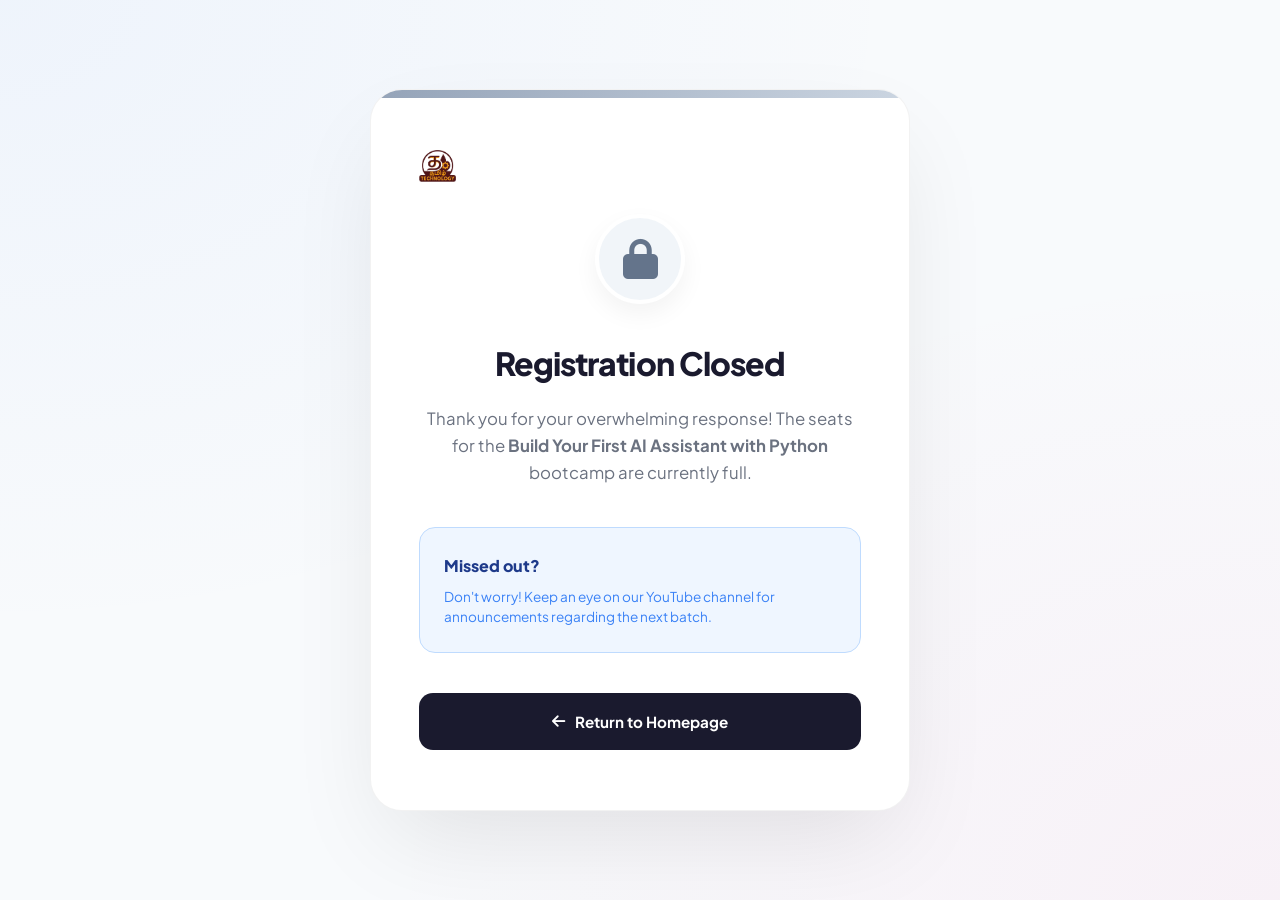
<file: register.html>
<!DOCTYPE html>
<html lang="en">
<head>
  <meta charset="UTF-8" />
  <meta name="viewport" content="width=device-width, initial-scale=1.0" />
  <title>Registration Closed | Tamil Technology</title>
  <link rel="preconnect" href="https://fonts.googleapis.com" />
  <link rel="preconnect" href="https://fonts.gstatic.com" crossorigin />
  <link href="https://fonts.googleapis.com/css2?family=Plus+Jakarta+Sans:wght@400;500;600;700;800&family=Noto+Sans+Tamil:wght@400;600;700&display=swap" rel="stylesheet" />
  <link rel="stylesheet" href="https://cdnjs.cloudflare.cloudflare.com/ajax/libs/font-awesome/6.5.0/css/all.min.css" />
  <link rel="stylesheet" href="style.css" />
  <script src="https://cdnjs.cloudflare.com/ajax/libs/gsap/3.12.2/gsap.min.js"></script>
  <style>
    body {
      background-color: #f8fafc;
      background-image: 
        radial-gradient(at 0% 0%, rgba(59, 130, 246, 0.05) 0px, transparent 50%),
        radial-gradient(at 100% 100%, rgba(236, 72, 153, 0.05) 0px, transparent 50%);
      min-height: 100vh;
      display: flex;
      flex-direction: column;
      align-items: center;
      justify-content: center;
      padding: 40px 20px;
      margin: 0;
    }

    .closed-container {
      max-width: 540px;
      width: 100%;
      background: var(--white);
      border-radius: 32px;
      padding: 60px 48px;
      box-shadow: 0 40px 100px -20px rgba(0, 0, 0, 0.1);
      text-align: center;
      position: relative;
      overflow: hidden;
      border: 1px solid rgba(0, 0, 0, 0.05);
      opacity: 0;
      transform: translateY(20px);
    }

    .closed-container::before {
      content: '';
      position: absolute;
      top: 0;
      left: 0;
      right: 0;
      height: 8px;
      background: linear-gradient(90deg, #94a3b8, #cbd5e1);
    }

    .brand-header {
      margin-bottom: 32px;
    }

    .status-icon {
      width: 90px;
      height: 90px;
      border-radius: 50%;
      background: #f1f5f9;
      color: #64748b;
      display: flex;
      align-items: center;
      justify-content: center;
      font-size: 2.5rem;
      margin: 0 auto 32px;
      border: 4px solid #ffffff;
      box-shadow: 0 10px 25px rgba(0,0,0,0.05);
    }

    h1 {
      font-size: 2rem;
      font-weight: 800;
      color: var(--dark);
      margin-bottom: 16px;
      letter-spacing: -0.03em;
    }

    .message-text {
      font-size: 1.05rem;
      color: var(--gray);
      line-height: 1.6;
      margin-bottom: 40px;
    }

    .waitlist-box {
      background: #eff6ff;
      border: 1px solid #bfdbfe;
      border-radius: 16px;
      padding: 24px;
      margin-bottom: 40px;
      text-align: left;
    }

    .waitlist-box h4 {
      font-size: 1rem;
      font-weight: 800;
      color: #1e3a8a;
      margin-bottom: 8px;
    }

    .waitlist-box p {
      font-size: 0.85rem;
      color: #3b82f6;
      line-height: 1.5;
    }

    .btn-professional {
      display: inline-flex;
      align-items: center;
      justify-content: center;
      gap: 10px;
      background: var(--dark);
      color: var(--white);
      padding: 16px 32px;
      border-radius: 14px;
      font-weight: 700;
      font-size: 0.95rem;
      transition: all 0.4s cubic-bezier(0.165, 0.84, 0.44, 1);
      text-decoration: none;
      width: 100%;
    }

    .btn-professional:hover {
      background: #000;
      transform: translateY(-3px);
      box-shadow: 0 12px 24px rgba(0,0,0,0.15);
    }
  </style>
</head>
<body>

  <div class="closed-container" id="mainContainer">
    <div class="brand-header">
      <img src="assets/logo.png" alt="Tamil Technology" style="height: 32px; margin-bottom: 8px;">
    </div>

    <div class="status-icon">
      <i class="fas fa-lock"></i>
    </div>
    
    <h1>Registration Closed</h1>
    
    <p class="message-text">
      Thank you for your overwhelming response! The seats for the <strong>Build Your First AI Assistant with Python</strong> bootcamp are currently full.
    </p>

    <div class="waitlist-box">
      <h4>Missed out?</h4>
      <p>Don't worry! Keep an eye on our YouTube channel for announcements regarding the next batch.</p>
    </div>
    
    <a href="index.html" class="btn-professional">
      <i class="fas fa-arrow-left"></i> Return to Homepage
    </a>
  </div>

  <script>
    window.addEventListener('DOMContentLoaded', () => {
      gsap.to('#mainContainer', { opacity: 1, y: 0, duration: 0.8, ease: "power4.out" });
    });
  </script>
</body>
</html>
</file>
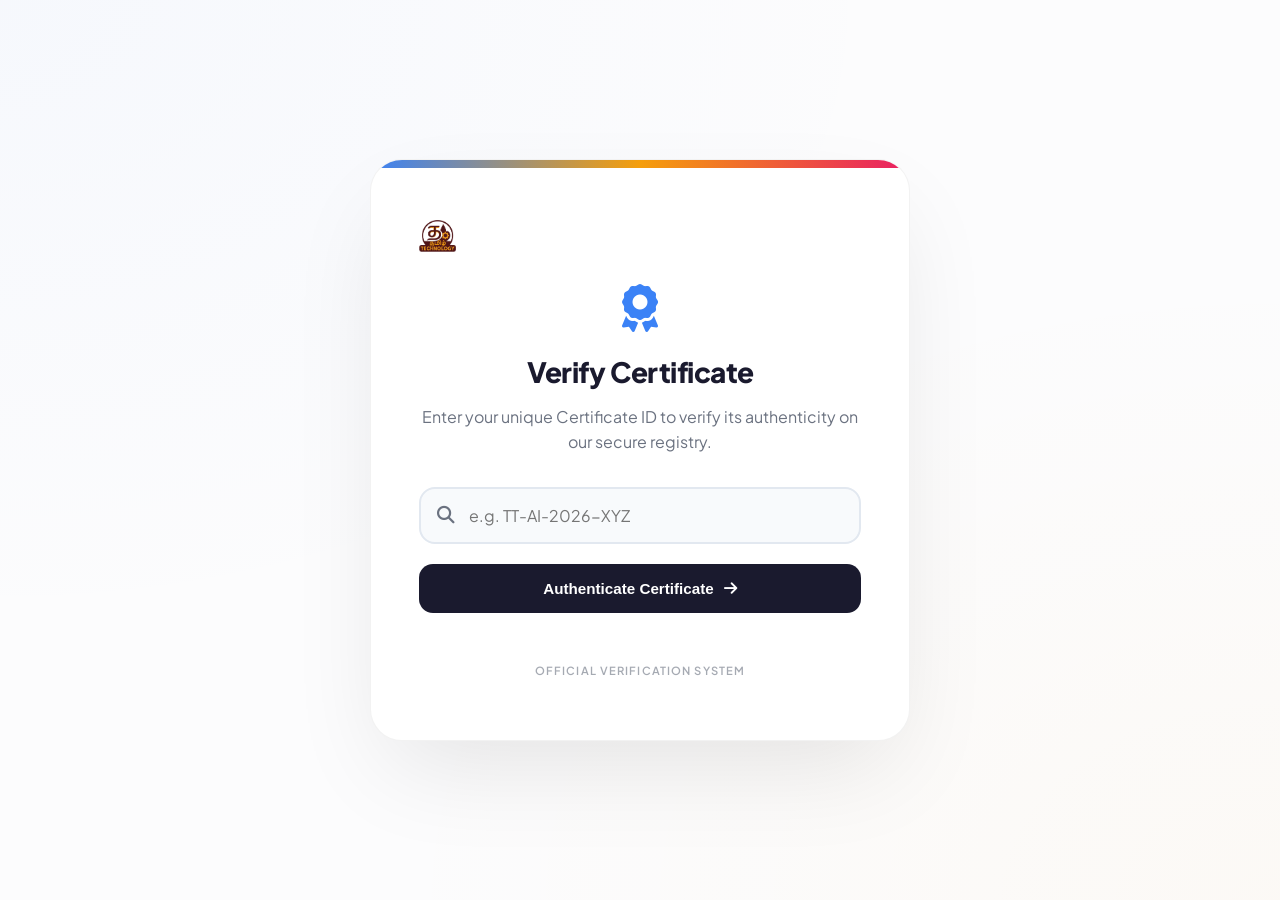
<file: verify.html>
<!DOCTYPE html>
<html lang="en">
<head>
  <meta charset="UTF-8" />
  <meta name="viewport" content="width=device-width, initial-scale=1.0" />
  <title>Certificate Verification | Tamil Technology</title>
  <link rel="preconnect" href="https://fonts.googleapis.com" />
  <link rel="preconnect" href="https://fonts.gstatic.com" crossorigin />
  <link href="https://fonts.googleapis.com/css2?family=Plus+Jakarta+Sans:wght@400;500;600;700;800&display=swap" rel="stylesheet" />
  <link rel="stylesheet" href="https://cdnjs.cloudflare.com/ajax/libs/font-awesome/6.5.0/css/all.min.css" />
  <link rel="stylesheet" href="style.css" />
  <script src="https://cdnjs.cloudflare.com/ajax/libs/gsap/3.12.2/gsap.min.js"></script>
  <style>
    :root {
      --card-shadow: 0 40px 100px -20px rgba(0, 0, 0, 0.1);
      --success-bg: #f0fdf4;
      --error-bg: #fef2f2;
    }

    body {
      background-color: #fcfcfd;
      background-image: 
        radial-gradient(at 0% 0%, rgba(59, 130, 246, 0.03) 0px, transparent 50%),
        radial-gradient(at 100% 100%, rgba(245, 158, 11, 0.03) 0px, transparent 50%);
      min-height: 100vh;
      display: flex;
      flex-direction: column;
      align-items: center;
      justify-content: center;
      padding: 40px 20px;
      margin: 0;
    }
    
    .verify-container {
      max-width: 540px;
      width: 100%;
      background: var(--white);
      border-radius: 32px;
      padding: 60px 48px;
      box-shadow: var(--card-shadow);
      text-align: center;
      position: relative;
      overflow: hidden;
      border: 1px solid rgba(0, 0, 0, 0.05);
      opacity: 0;
      transform: translateY(20px);
    }
    
    .verify-container::before {
      content: '';
      position: absolute;
      top: 0;
      left: 0;
      right: 0;
      height: 8px;
      background: linear-gradient(90deg, var(--blue), var(--accent), var(--pink));
    }

    .brand-header { margin-bottom: 32px; }
    
    /* Input Form Styles */
    #searchForm { display: flex; flex-direction: column; gap: 20px; margin-top: 32px; }
    .input-wrapper { position: relative; width: 100%; }
    .input-wrapper i { position: absolute; left: 18px; top: 50%; transform: translateY(-50%); color: var(--gray); font-size: 1.1rem; }
    .input-wrapper input {
      width: 100%;
      padding: 16px 20px 16px 48px;
      border: 2px solid #e2e8f0;
      border-radius: 16px;
      font-size: 1rem;
      font-family: inherit;
      color: var(--dark);
      background: #f8fafc;
      transition: all 0.3s;
    }
    .input-wrapper input:focus {
      outline: none;
      border-color: var(--blue);
      background: #ffffff;
      box-shadow: 0 0 0 4px rgba(59, 130, 246, 0.1);
    }
    .input-wrapper input:focus + i { color: var(--blue); }
    
    /* State Classes */
    .status-badge {
      display: inline-flex;
      align-items: center;
      gap: 6px;
      padding: 6px 16px;
      border-radius: 100px;
      font-size: 0.75rem;
      font-weight: 700;
      text-transform: uppercase;
      letter-spacing: 0.05em;
      margin-bottom: 24px;
    }
    .status-badge.loading { background: var(--light-gray); color: var(--gray); }
    .status-badge.success { background: #dcfce7; color: #166534; }
    .status-badge.error { background: #fee2e2; color: #991b1b; }

    .status-icon {
      width: 90px;
      height: 90px;
      border-radius: 50%;
      display: flex;
      align-items: center;
      justify-content: center;
      font-size: 2.5rem;
      margin: 0 auto 32px;
      position: relative;
    }
    .status-icon.loading {
      background: var(--light-gray);
      color: var(--gray);
      animation: pulse 2s infinite ease-in-out;
    }
    @keyframes pulse {
      0%, 100% { transform: scale(1); opacity: 1; }
      50% { transform: scale(1.05); opacity: 0.7; }
    }
    .status-icon.success { background: var(--success-bg); color: var(--green); }
    .status-icon.error { background: var(--error-bg); color: var(--red); }

    .status-icon .seal-overlay {
      position: absolute;
      bottom: -4px;
      right: -4px;
      width: 32px;
      height: 32px;
      background: var(--accent);
      color: white;
      border-radius: 50%;
      display: flex;
      align-items: center;
      justify-content: center;
      font-size: 0.8rem;
      border: 3px solid var(--white);
      box-shadow: 0 4px 10px rgba(0,0,0,0.1);
    }

    h1 { font-size: 1.75rem; font-weight: 800; color: var(--dark); margin-bottom: 8px; letter-spacing: -0.02em; }
    .cert-id-tag { font-size: 0.85rem; color: var(--gray); font-weight: 600; margin-bottom: 40px; }

    /* Verification Details Table */
    .details-table {
      width: 100%;
      background: #fafafa;
      border-radius: 16px;
      padding: 24px;
      margin-bottom: 40px;
      text-align: left;
      border: 1px solid rgba(0,0,0,0.05);
    }
    .detail-row { display: flex; justify-content: space-between; padding: 10px 0; border-bottom: 1px solid rgba(0,0,0,0.05); }
    .detail-row:last-child { border-bottom: none; }
    .detail-label { font-size: 0.75rem; color: var(--gray); font-weight: 500; text-transform: uppercase; }
    .detail-value { font-size: 0.88rem; color: var(--dark); font-weight: 700; }

    .result-text { font-size: 1rem; color: var(--gray); line-height: 1.6; margin-bottom: 40px; }

    .btn-group { display: flex; flex-direction: column; gap: 12px; }
    .btn-professional {
      display: inline-flex; align-items: center; justify-content: center; gap: 10px;
      background: var(--dark); color: var(--white); padding: 16px 32px; border-radius: 14px;
      font-weight: 700; font-size: 0.95rem; transition: all 0.4s; border: none; cursor: pointer;
    }
    .btn-professional:hover { background: #000; transform: translateY(-3px); box-shadow: 0 12px 24px rgba(0,0,0,0.15); }
    .btn-outline { background: transparent; color: var(--gray); border: 2px solid var(--border); }
    .btn-outline:hover { background: var(--light-gray); color: var(--dark); border-color: var(--dark); }

    .verified-seal { margin-top: 48px; display: flex; align-items: center; justify-content: center; gap: 12px; opacity: 0.6; }
    .verified-seal img { height: 28px; }
    .verified-seal span { font-size: 0.7rem; font-weight: 600; color: var(--gray); text-transform: uppercase; letter-spacing: 0.1em; }

    /* Screen Toggles */
    .screen { display: none; }
    .screen.active { display: block; }
  </style>
</head>
<body>

  <div class="verify-container" id="mainContainer">
    <div class="brand-header">
      <img src="assets/logo.png" alt="Tamil Technology" style="height: 32px; margin-bottom: 8px;">
    </div>

    <!-- SCREEN 1: Search Form -->
    <div id="searchScreen" class="screen active">
      <div style="margin-bottom: 24px;">
        <i class="fas fa-award" style="font-size: 3rem; color: var(--blue); margin-bottom: 16px;"></i>
        <h1>Verify Certificate</h1>
        <p class="result-text" style="margin-bottom: 0;">Enter your unique Certificate ID to verify its authenticity on our secure registry.</p>
      </div>

      <form id="searchForm" onsubmit="handleSearch(event)">
        <div class="input-wrapper">
          <input type="text" id="certInput" placeholder="e.g. TT-AI-2026-XYZ" required />
          <i class="fas fa-search"></i>
        </div>
        <button type="submit" class="btn-professional">
          Authenticate Certificate <i class="fas fa-arrow-right"></i>
        </button>
      </form>
    </div>

    <!-- SCREEN 2: Result -->
    <div id="resultScreen" class="screen">
      <div id="statusBadge" class="status-badge loading">
        <i class="fas fa-circle-notch fa-spin"></i> Checking Record
      </div>

      <div id="statusIcon" class="status-icon loading">
        <i class="fas fa-shield-alt"></i>
      </div>
      
      <h1 id="statusTitle">Authenticating...</h1>
      <div id="certIdTag" class="cert-id-tag">REF: ...</div>
      
      <p id="resultText" class="result-text">
        Please wait while our secure servers verify the cryptographic signature of this certificate.
      </p>

      <div id="detailsTable" class="details-table" style="display: none;">
        <div class="detail-row">
          <span class="detail-label">Issued To</span>
          <span class="detail-value" id="studentNameVal">---</span>
        </div>
        <div class="detail-row">
          <span class="detail-label">Issue Date</span>
          <span class="detail-value" id="issueDateVal">---</span>
        </div>
        <div class="detail-row">
          <span class="detail-label">Course</span>
          <span class="detail-value">Build Your First AI Assistant with Python</span>
        </div>
        <div class="detail-row">
          <span class="detail-label">Authority</span>
          <span class="detail-value">Tamil Technology</span>
        </div>
      </div>
      
      <div class="btn-group" id="actionButtons" style="display: none;">
        <button class="btn-professional" onclick="resetSearch()">
          <i class="fas fa-redo"></i> Verify Another
        </button>
        <button class="btn-professional btn-outline" onclick="window.print()">
          <i class="fas fa-print"></i> Print Verification
        </button>
      </div>
    </div>

    <div class="verified-seal">
      <span>Official Verification System</span>
    </div>
  </div>

  <script>
    // Initial Entrance Animation
    window.addEventListener('DOMContentLoaded', () => {
      gsap.to('#mainContainer', { opacity: 1, y: 0, duration: 0.8, ease: "power4.out" });
      
      // Auto-check if ID is in URL
      const urlParams = new URLSearchParams(window.location.search);
      const certId = urlParams.get('cert-id');
      if (certId) {
        document.getElementById('certInput').value = certId;
        verifyCertificate(certId);
      }
    });

    function handleSearch(e) {
      e.preventDefault();
      const id = document.getElementById('certInput').value.trim();
      if(id) {
        // Update URL cleanly
        const newUrl = new URL(window.location);
        newUrl.searchParams.set('cert-id', id);
        window.history.pushState({}, '', newUrl);
        verifyCertificate(id);
      }
    }

    function resetSearch() {
      document.getElementById('resultScreen').classList.remove('active');
      document.getElementById('searchScreen').classList.add('active');
      document.getElementById('certInput').value = '';
      
      // Clear URL
      const newUrl = new URL(window.location);
      newUrl.searchParams.delete('cert-id');
      window.history.pushState({}, '', newUrl);
    }

    function verifyCertificate(certId) {
      // Switch screens
      document.getElementById('searchScreen').classList.remove('active');
      document.getElementById('resultScreen').classList.add('active');

      const statusIcon = document.getElementById('statusIcon');
      const statusBadge = document.getElementById('statusBadge');
      const statusTitle = document.getElementById('statusTitle');
      const certIdTag = document.getElementById('certIdTag');
      const resultText = document.getElementById('resultText');
      const detailsTable = document.getElementById('detailsTable');
      const actionButtons = document.getElementById('actionButtons');

      // Reset to loading state
      statusIcon.className = 'status-icon loading';
      statusIcon.innerHTML = '<i class="fas fa-shield-alt"></i>';
      statusBadge.className = 'status-badge loading';
      statusBadge.innerHTML = '<i class="fas fa-circle-notch fa-spin"></i> Checking Record';
      statusTitle.innerText = 'Authenticating...';
      statusTitle.style.color = 'var(--dark)';
      resultText.innerText = 'Please wait while our secure servers verify the cryptographic signature of this certificate.';
      detailsTable.style.display = 'none';
      actionButtons.style.display = 'none';

      const displayId = certId.toUpperCase();
      certIdTag.innerText = `REF: ${displayId}`;
      
      // The Document ID from the user's Google Sheet URL
      const sheetId = '1HRPAXKoLDFumdfZUZY8hir8tXiFT2yIDuLqzuQ2loBc';
      // Use the export endpoint to get CSV data directly from the public sheet
      const sheetUrl = `https://docs.google.com/spreadsheets/d/${sheetId}/export?format=csv`;

      // Simulating a professional network delay
      setTimeout(() => {
        fetch(sheetUrl)
          .then(response => {
            if (!response.ok) throw new Error('Fetch failed');
            return response.text();
          })
          .then(csvData => {
            const rows = csvData.split(/\r?\n/).map(r => r.trim()).filter(r => r.length > 0);
            if (rows.length <= 1) {
              updateUI('error', 'Database Offline', 'The verification database is currently being updated.');
              return;
            }

            const header = rows[0].split(',').map(h => h.toLowerCase().trim());
            const idIdx = header.findIndex(h => h.includes('id') || h.includes('cert'));
            const nameIdx = header.findIndex(h => h.includes('name'));
            const timeIdx = header.findIndex(h => h.includes('time'));

            let foundRow = null;
            const searchId = certId.toLowerCase();

            for (let i = 1; i < rows.length; i++) {
              const cols = rows[i].split(',').map(c => c.replace(/^"|"$/g, '').trim());
              const matchIdx = cols.findIndex(c => c.toLowerCase() === searchId);
              if (matchIdx !== -1) {
                foundRow = {
                  name: cols[nameIdx] || cols[0],
                  id: cols[idIdx] || cols[matchIdx],
                  date: cols[timeIdx] || "---"
                };
                break;
              }
            }

            if (foundRow) {
              document.getElementById('studentNameVal').innerText = foundRow.name;
              document.getElementById('issueDateVal').innerText = foundRow.date.split(' ')[0];
              updateUI('success', 'Verified Successfully', 'This certificate is authentic and has been verified by our security systems.');
            } else {
              updateUI('error', 'Validation Failed', `We could not find any official record matching ID: <strong>${displayId}</strong>.`);
            }
          })
          .catch(err => {
            console.error(err);
            updateUI('error', 'Service Error', 'Our verification gateway is temporarily unavailable.');
          });
      }, 1500);
    }

    function updateUI(type, title, message) {
      const statusIcon = document.getElementById('statusIcon');
      const statusBadge = document.getElementById('statusBadge');
      const statusTitle = document.getElementById('statusTitle');
      const resultText = document.getElementById('resultText');
      const detailsTable = document.getElementById('detailsTable');
      const actionButtons = document.getElementById('actionButtons');

      statusIcon.className = 'status-icon';
      statusBadge.className = 'status-badge';
      
      if (type === 'success') {
        statusIcon.classList.add('success');
        statusIcon.innerHTML = '<i class="fas fa-check-circle"></i><div class="seal-overlay"><i class="fas fa-check"></i></div>';
        statusBadge.classList.add('success');
        statusBadge.innerHTML = '<i class="fas fa-check-circle"></i> Verified Status';
        statusTitle.innerText = title;
        statusTitle.style.color = 'var(--green)';
        resultText.innerHTML = message;
        detailsTable.style.display = 'block';
        
        gsap.from('#detailsTable', { opacity: 0, scale: 0.95, duration: 0.5, ease: "back.out(1.2)" });
      } else {
        statusIcon.classList.add('error');
        statusIcon.innerHTML = '<i class="fas fa-times-circle"></i>';
        statusBadge.classList.add('error');
        statusBadge.innerHTML = '<i class="fas fa-exclamation-triangle"></i> Invalid Record';
        statusTitle.innerText = title;
        statusTitle.style.color = 'var(--red)';
        resultText.innerHTML = message;
      }
      
      actionButtons.style.display = 'flex';
      gsap.from(actionButtons, { opacity: 0, y: 10, duration: 0.4, delay: 0.2 });
    }
  </script>
</body>
</html>
</file>
<file: style.css>
*,*::before,*::after{margin:0;padding:0;box-sizing:border-box}
:root{--dark:#1a1a2e;--text:#2d2d2d;--gray:#6b7280;--light-gray:#f5f5f7;--border:#e5e7eb;--white:#ffffff;--accent:#f59e0b;--blue:#3b82f6;--pink:#e91e63;--green:#22c55e;--purple:#8b5cf6;--red:#ef4444;--font:'Plus Jakarta Sans',sans-serif;--tamil:'Noto Sans Tamil',sans-serif}
html{scroll-behavior:smooth;scroll-padding-top:80px}
body{font-family:var(--font);color:var(--text);background:var(--white);line-height:1.7;overflow-x:hidden}
.container{max-width:1200px;margin:0 auto;padding:0 24px}
a{text-decoration:none;color:inherit}
img{max-width:100%;display:block}

/* ===== NAVBAR ===== */
.navbar{position:fixed;top:0;left:0;right:0;z-index:1000;background:rgba(255,255,255,.92);backdrop-filter:blur(16px);border-bottom:1px solid var(--border);transition:all .3s}
.navbar.scrolled{box-shadow:0 2px 20px rgba(0,0,0,.08)}
.nav-container{max-width:1200px;margin:0 auto;padding:0 24px;display:flex;align-items:center;justify-content:space-between;height:68px}
.nav-logo{display:flex;align-items:center;gap:10px}
.logo-img{height:36px;width:auto}
.logo-text{font-weight:800;font-size:1.05rem;color:var(--dark)}
.nav-links{display:flex;align-items:center;gap:28px}
.nav-link{font-size:.88rem;font-weight:500;color:var(--gray);transition:color .3s}
.nav-link:hover{color:var(--dark)}
.nav-cta{background:var(--red);color:var(--white);padding:8px 22px;border-radius:8px;font-weight:700;font-size:.85rem;transition:all .3s}
.nav-cta:hover{background:#dc2626;transform:translateY(-1px)}
.hamburger{display:none;flex-direction:column;gap:5px;background:none;border:none;cursor:pointer;padding:8px}
.hamburger span{width:22px;height:2px;background:var(--dark);border-radius:2px;transition:.3s}

/* ===== ANIMATIONS ===== */
.visible {
  opacity: 1 !important;
  transform: none !important;
}

/* ===== HERO ===== */
.hero{padding-top:68px}
.hero-inner{text-align:center;padding:80px 24px 48px;max-width:820px;margin:0 auto}
.hero-title{font-size:3rem;font-weight:800;color:var(--dark);line-height:1.2;margin-bottom:8px;letter-spacing:-.02em}

/* Floating Logos */
.floating-logo{position:absolute;width:64px;height:64px;background:rgba(255,255,255,0.85);backdrop-filter:blur(12px);-webkit-backdrop-filter:blur(12px);border-radius:18px;display:flex;align-items:center;justify-content:center;box-shadow:0 12px 30px rgba(0,0,0,0.08), inset 0 2px 10px rgba(255,255,255,1);border:1px solid rgba(255,255,255,0.8);z-index:2;padding:12px;transition:transform 0.3s}
.floating-logo img{width:100%;height:100%;object-fit:contain}
.html-logo{top:15%;left:10%;transform:rotate(-10deg)}
.css-logo{bottom:20%;left:15%;transform:rotate(15deg)}
.github-logo{top:20%;right:12%;transform:rotate(12deg)}
.netlify-logo{bottom:25%;right:10%;transform:rotate(-8deg)}

.hero-underline{position:relative;display:inline-block}
.hero-underline::after{content:'';position:absolute;bottom:-10px;left:-4px;right:-4px;height:24px;width:calc(100% + 8px);background:url('https://www.errormakesclever.com/_next/static/media/Line.a83c7a17.png') no-repeat center;background-size:100% 100%;z-index:-1}
.hero-subtitle-tamil{font-family:var(--tamil);color:var(--accent);font-size:1rem;font-weight:600;margin-bottom:16px}
.hero-desc{font-size:1rem;color:var(--gray);max-width:580px;margin:0 auto 36px;line-height:1.8}

/* Info Boxes */
.info-boxes{display:flex;justify-content:center;gap:0;margin-bottom:36px;border:1px solid var(--border);border-radius:12px;overflow:hidden;max-width:600px;margin-left:auto;margin-right:auto;margin-bottom:36px}
.info-box{padding:16px 28px;flex:1;text-align:center;border-right:1px solid var(--border)}
.info-box:last-child{border-right:none}
.highlight-box{background:var(--dark);color:var(--white)}
.highlight-box .info-label{color:rgba(255,255,255,.7)}
.highlight-box .info-value{color:var(--white)}
.info-label{display:block;font-size:.68rem;color:var(--gray);text-transform:uppercase;letter-spacing:.06em;margin-bottom:4px;font-weight:500}
.info-value{display:block;font-size:.95rem;font-weight:700;color:var(--dark)}

/* Primary Button */
.btn-primary{display:inline-flex;align-items:center;gap:8px;background:var(--dark);color:var(--white);padding:14px 36px;border-radius:10px;font-weight:700;font-size:.92rem;border:none;cursor:pointer;transition:all .3s;font-family:var(--font)}
.btn-primary:hover{background:#111128;transform:translateY(-2px);box-shadow:0 6px 24px rgba(26,26,46,.25)}

/* Secondary Button (Syllabus) */
.btn-secondary{display:inline-flex;align-items:center;gap:8px;background:rgba(255,255,255,0.8);backdrop-filter:blur(8px);color:var(--dark);padding:14px 36px;border-radius:10px;font-weight:700;font-size:.92rem;border:1px solid var(--border);cursor:pointer;transition:all .3s;font-family:var(--font)}
.btn-secondary:hover{background:var(--white);transform:translateY(-2px);box-shadow:0 6px 24px rgba(0,0,0,.08)}

/* Hero Actions Wrapper */
.hero-actions{display:flex;justify-content:center;gap:16px;flex-wrap:wrap}

/* Countdown Timer */
.hero-countdown{margin:12px 0 32px;display:flex;flex-direction:column;align-items:center;gap:12px}
.countdown-label{font-size:.85rem;color:var(--gray);font-weight:600;text-transform:uppercase;letter-spacing:.08em}
.countdown-timer{display:flex;gap:12px}
.time-box{background:var(--dark);color:var(--white);width:64px;height:64px;border-radius:12px;display:flex;flex-direction:column;align-items:center;justify-content:center;box-shadow:0 8px 16px rgba(0,0,0,.15)}
.time-value{font-size:1.4rem;font-weight:800;line-height:1;margin-bottom:2px}
.time-text{font-size:.65rem;color:rgba(255,255,255,.7);text-transform:uppercase;font-weight:600}

/* Gradient Video Section - seamlessly blending into background */
.hero-gradient-section{padding:40px 24px 80px;text-align:center;position:relative;min-height:500px;z-index:0}

/* Massive full-width vibrant background gradient */
.hero-gradient-section::before{
  content:'';
  position:absolute;
  top:50%;
  left:50%;
  transform:translate(-50%, -50%);
  width:100vw;
  height:800px;
  background: 
    radial-gradient(circle at 15% 50%, rgba(124, 58, 237, 0.65) 0%, rgba(139, 92, 246, 0.4) 30%, transparent 60%),
    radial-gradient(circle at 85% 50%, rgba(234, 88, 12, 0.65) 0%, rgba(249, 115, 22, 0.4) 30%, transparent 60%),
    radial-gradient(circle at 50% 50%, rgba(219, 39, 119, 0.4) 0%, rgba(236, 72, 153, 0.2) 40%, transparent 60%);
  filter:blur(80px);
  pointer-events:none;
  z-index:-1;
}
.video-wrapper{
  max-width:960px;
  margin:0 auto 40px;
  border-radius:24px;
  aspect-ratio:16/9;
  background:rgba(255, 255, 255, 0.15);
  backdrop-filter:blur(24px);
  -webkit-backdrop-filter:blur(24px);
  border:1px solid rgba(255, 255, 255, 0.3);
  box-shadow:0 24px 60px rgba(0,0,0,0.1), inset 0 1px 0 rgba(255,255,255,0.5);
  padding:12px;
  position:relative;
  z-index:1;
}
.video-wrapper iframe{width:100%;height:100%;border-radius:14px;display:block;box-shadow:0 4px 20px rgba(0,0,0,0.15)}

/* Learn LIVE Section */
.learn-live-section{padding:80px 0;background:var(--white)}
.learn-live-heading{font-size:2rem;font-weight:800;color:var(--dark);margin-bottom:8px;line-height:1.3}
.learn-live-heading span{color:var(--accent)}
.learn-live-sub{font-size:.92rem;color:var(--gray);margin-bottom:40px;line-height:1.7}
.live-features-grid{display:grid;grid-template-columns:repeat(3,1fr);gap:20px}
.live-feature-card{padding:32px;background:var(--white);border:1px solid rgba(0,0,0,0.05);border-radius:16px;transition:all .3s;box-shadow:0 10px 30px rgba(0,0,0,0.02);position:relative;overflow:hidden}
.live-feature-card::before{content:'';position:absolute;top:0;left:0;width:100%;height:3px;background:linear-gradient(90deg,var(--blue),var(--purple));transform:scaleX(0);transform-origin:left;transition:transform 0.4s ease}
.live-feature-card:hover{box-shadow:0 20px 40px rgba(0,0,0,.08);transform:translateY(-4px);border-color:rgba(0,0,0,0.1)}
.live-feature-card:hover::before{transform:scaleX(1)}
.live-feature-card h4{font-size:.95rem;font-weight:700;color:var(--dark);margin-bottom:8px}
.live-feature-card p{font-size:.82rem;color:var(--gray);line-height:1.6}

.prereq-section{padding:80px 0;background:#ffffff;text-align:center}
.prereq-card{max-width:800px;margin:0 auto;background:#ffffff;border-radius:24px;padding:56px 40px 40px;position:relative;color:var(--dark);box-shadow:0 10px 40px rgba(0,0,0,0.06);border:1px solid rgba(0,0,0,0.05)}
.prereq-card::before{content:'';position:absolute;top:0;left:0;right:0;height:6px;background:linear-gradient(90deg, #3b82f6, #ec4899);border-radius:24px 24px 0 0}
.prereq-pin{position:absolute;top:-24px;left:50%;transform:translateX(-50%);font-size:2.8rem;filter:drop-shadow(0 8px 16px rgba(0,0,0,0.1))}
.prereq-card h3{font-size:1.8rem;font-weight:800;margin-bottom:36px;color:var(--dark);letter-spacing:-0.5px}
.prereq-grid{display:grid;grid-template-columns:1fr 1fr;gap:24px}
.prereq-item{background:#f8fafc;border:1px solid #e2e8f0;border-radius:16px;padding:28px;text-align:left;transition:all .3s}
.prereq-item:hover{background:#ffffff;border-color:#cbd5e1;transform:translateY(-4px);box-shadow:0 12px 24px rgba(0,0,0,0.04)}
.prereq-item h4{font-size:1rem;font-weight:800;margin-bottom:8px;color:var(--dark)}
.prereq-item p{font-size:.85rem;color:var(--gray);line-height:1.6}

/* ===== WHY JOIN ===== */
.why-section{padding:80px 0;background:var(--white)}
.section-heading{font-size:2.2rem;font-weight:800;color:var(--dark);line-height:1.2;margin-bottom:16px}
.section-heading.center{text-align:center}
.section-desc{font-size:.95rem;color:var(--gray);max-width:580px;line-height:1.8;margin-bottom:40px}
.section-desc.center{text-align:center;margin-left:auto;margin-right:auto}
.why-layout{display:flex;flex-direction:column;gap:40px;align-items:center}
.why-left{text-align:center;max-width:600px}
.why-grid{display:grid;grid-template-columns:repeat(3, 1fr);grid-auto-rows: minmax(180px, auto);gap:24px;width:100%}
.why-card{padding:32px;background:#ffffff;border:1px solid #e2e8f0;border-radius:24px;transition:all .4s cubic-bezier(0.175, 0.885, 0.32, 1.275);box-shadow:0 10px 30px rgba(0,0,0,0.03);display:flex;flex-direction:column;justify-content:center}
/* Bento Grid specific sizing */
.why-card:nth-child(1) { grid-column: span 2; background: linear-gradient(135deg, #f8fafc, #f1f5f9); }
.why-card:nth-child(2) { grid-column: span 1; background: linear-gradient(135deg, #fff1f2, #ffe4e6); }
.why-card:nth-child(3) { grid-column: span 1; background: linear-gradient(135deg, #fffbeb, #fef3c7); }
.why-card:nth-child(4) { grid-column: span 2; background: linear-gradient(135deg, #f0fdf4, #dcfce7); }
.why-card:nth-child(5) { grid-column: span 2; background: linear-gradient(135deg, #faf5ff, #f3e8ff); }
.why-card:nth-child(6) { grid-column: span 1; background: linear-gradient(135deg, #f8fafc, #f1f5f9); }

.why-card:hover{transform:translateY(-6px) scale(1.02);box-shadow:0 20px 40px rgba(0,0,0,0.08);border-color:#cbd5e1;z-index:2}
.why-icon{width:56px;height:56px;border-radius:16px;display:flex;align-items:center;justify-content:center;font-size:1.4rem;margin-bottom:20px;background:#ffffff !important;border:1px solid rgba(0,0,0,0.05);box-shadow:0 8px 16px rgba(0,0,0,0.04)}
.why-card h3{font-size:1.15rem;font-weight:800;color:var(--dark);margin-bottom:10px;letter-spacing:-0.3px}
.why-card p{font-size:.9rem;color:var(--gray);line-height:1.7}

/* ===== ENROLLMENT / PRICING ===== */
.enroll-section{padding:100px 0;background:#f8fafc;color:var(--dark);position:relative}
.enroll-section::before{content:'';position:absolute;top:0;left:0;right:0;height:1px;background:linear-gradient(90deg,transparent,rgba(0,0,0,0.05),transparent)}
.enroll-heading{font-size:2rem;font-weight:800;margin-bottom:8px}
.enroll-sub{font-size:.92rem;color:var(--gray);margin-bottom:16px}
.enroll-divider{width:100%;height:2px;background:linear-gradient(90deg,var(--blue),transparent);margin-bottom:40px;border-radius:2px}
.enroll-layout{display:flex;gap:48px;align-items:flex-start}
.enroll-left{flex:1}
.enroll-right{flex:0 0 380px}

/* Enroll Info Boxes */
.enroll-info-boxes{display:flex;gap:0;border:1px solid #e2e8f0;border-radius:16px;overflow:hidden;margin-bottom:32px;background:#ffffff;box-shadow:0 4px 12px rgba(0,0,0,0.02)}
.enroll-info{flex:1;padding:16px 20px;text-align:center;border-right:1px solid #e2e8f0;transition:background .3s}
.enroll-info:last-child{border-right:none}
.enroll-info:hover{background:#f1f5f9}
.enroll-info.active{background:#eff6ff;border-bottom:3px solid var(--blue)}
.enroll-info-label{display:block;font-size:.65rem;color:var(--gray);text-transform:uppercase;letter-spacing:.08em;margin-bottom:6px;font-weight:600}
.enroll-info-value{font-size:.95rem;font-weight:800;color:var(--dark)}

/* Benefit Grid */
.benefit-grid{display:grid;grid-template-columns:1fr 1fr;gap:16px}
.benefit-card{padding:24px;border-radius:16px;display:flex;flex-direction:column;gap:12px;transition:all .3s;box-shadow:0 4px 12px rgba(0,0,0,0.02);border:1px solid #e2e8f0}
.benefit-card:hover{transform:translateY(-4px);box-shadow:0 12px 24px rgba(0,0,0,0.06)}
.benefit-card.blue{background:linear-gradient(135deg,#eff6ff,#dbeafe)}
.benefit-card.orange{background:linear-gradient(135deg,#fff7ed,#ffedd5)}
.benefit-card.green{background:linear-gradient(135deg,#f0fdf4,#dcfce7)}
.benefit-card.pink{background:linear-gradient(135deg,#fdf2f8,#fce7f3)}
.benefit-icon{width:44px;height:44px;background:#ffffff;border-radius:12px;display:flex;align-items:center;justify-content:center;font-size:1.2rem;box-shadow:0 4px 10px rgba(0,0,0,0.05)}
.benefit-card.blue .benefit-icon{color:#3b82f6}
.benefit-card.orange .benefit-icon{color:#f59e0b}
.benefit-card.green .benefit-icon{color:#22c55e}
.benefit-card.pink .benefit-icon{color:#ec4899}
.benefit-card span{font-size:.9rem;font-weight:700;color:var(--dark);line-height:1.4}

/* Pricing Card */
.pricing-card{background:var(--white);color:var(--dark);border-radius:16px;padding:36px;box-shadow:0 8px 40px rgba(0,0,0,.2)}
.pricing-title{font-size:1.3rem;font-weight:800;margin-bottom:20px}
.pricing-display{margin-bottom:24px;display:flex;align-items:baseline;gap:10px;flex-wrap:wrap}
.price-old{font-size:1rem;color:var(--gray);text-decoration:line-through}
.price-new{font-size:2.8rem;font-weight:800;color:var(--dark)}
.price-badge{background:var(--accent);color:#000;padding:4px 12px;border-radius:6px;font-size:.65rem;font-weight:700;align-self:center}
.pricing-list{margin-bottom:24px;display:flex;flex-direction:column;gap:10px;list-style:none}
.pricing-list li{font-size:.88rem;color:var(--gray);display:flex;align-items:center;gap:10px}
.pricing-list li i{color:var(--green);font-size:.8rem}
.btn-buy{display:block;text-align:center;background:var(--dark);color:var(--white);padding:14px 32px;border-radius:10px;font-weight:700;font-size:.92rem;transition:all .3s;font-family:var(--font)}
.btn-buy:hover{background:#111128;transform:translateY(-2px);box-shadow:0 4px 16px rgba(26,26,46,.3)}
.social-proof{display:flex;align-items:center;gap:12px;margin-top:20px}
.avatars{display:flex}
.avatar-circle{width:32px;height:32px;border-radius:50%;display:flex;align-items:center;justify-content:center;font-size:.65rem;font-weight:700;color:var(--white);margin-left:-8px;border:2px solid var(--white)}
.avatar-circle:first-child{margin-left:0}
.avatar-circle.count{background:var(--dark);font-size:.55rem}
.social-text{font-size:.75rem;color:var(--gray)}

/* ===== CURRICULUM ===== */
.curriculum-section{padding:100px 0;background:#ffffff;position:relative;overflow:hidden}
.curriculum-section::before{content:'';position:absolute;top:0;right:0;width:500px;height:500px;background:radial-gradient(circle,rgba(245,158,11,.05) 0%,transparent 70%);pointer-events:none}
.curriculum-layout{display:flex;gap:48px;align-items:flex-start;position:relative;z-index:1}
.curriculum-left{flex:0 0 340px;position:sticky;top:100px}
.curriculum-right{flex:1}

/* Learn Style Items */
.learn-style-item{display:flex;gap:16px;align-items:flex-start;margin-bottom:24px}
.learn-style-icon{width:40px;height:40px;border-radius:50%;display:flex;align-items:center;justify-content:center;font-size:.9rem;flex-shrink:0}
.learn-style-icon.yellow{background:#fef3c7;color:#d97706}
.learn-style-icon.orange{background:#ffedd5;color:#ea580c}
.learn-style-icon.red{background:#fee2e2;color:#dc2626}
.learn-style-item h4{font-size:.92rem;font-weight:700;color:var(--dark);margin-bottom:2px}
.learn-style-item p{font-size:.8rem;color:var(--gray);line-height:1.5}

/* CTA Buttons */
.curriculum-cta{display:flex;flex-direction:column;gap:10px;margin-top:32px}
.btn-outline-dark{display:inline-flex;align-items:center;gap:8px;background:transparent;color:var(--dark);border:2px solid var(--border);padding:12px 24px;border-radius:10px;font-weight:600;font-size:.85rem;cursor:pointer;transition:all .3s;font-family:var(--font)}
.btn-outline-dark:hover{border-color:var(--dark);background:var(--light-gray)}

/* Module Blocks */
.module-block{margin-bottom:32px;background:#ffffff;border:1px solid var(--border);border-radius:14px;overflow:hidden;border-left:4px solid var(--accent);box-shadow:0 4px 12px rgba(0,0,0,.02);transition:all .3s}
.module-block:hover{transform:translateY(-4px);box-shadow:0 12px 24px rgba(0,0,0,.06);border-color:var(--accent)}
.module-header{padding:24px;border-bottom:1px solid var(--border);background:#fafafa}
.module-label{font-size:.68rem;color:var(--gray);text-transform:uppercase;letter-spacing:.08em;font-weight:500}
.module-title{font-size:1.1rem;font-weight:800;color:var(--accent);margin:4px 0}
.module-tamil{font-family:var(--tamil);font-size:.8rem;color:var(--gray);margin-bottom:8px}
.module-lessons{font-size:.75rem;color:var(--gray)}
.module-lessons i{margin-right:4px}
.lesson-list{padding:8px 0}
.lesson-item{padding:10px 24px;font-size:.85rem;color:var(--gray);display:flex;align-items:center;gap:12px;border-bottom:1px solid var(--light-gray);transition:all .2s}
.lesson-item:last-child{border-bottom:none}
.lesson-item:hover{background:#fef9c3;color:var(--dark);padding-left:28px}
.lesson-num{font-size:.75rem;color:var(--accent);font-weight:700;min-width:24px}

/* ===== CERTIFICATE ===== */
.cert-section{padding:100px 0;background:linear-gradient(135deg,#020617,#0f172a);color:var(--white);position:relative;overflow:hidden;text-align:center}
.cert-bg-glow{position:absolute;top:50%;left:50%;transform:translate(-50%,-50%);width:600px;height:600px;background:radial-gradient(circle,rgba(217,119,6,.12) 0%,transparent 60%);filter:blur(40px);pointer-events:none;z-index:1}
.cert-header{position:relative;z-index:2;margin-bottom:60px}
.cert-header .section-heading{color:var(--white);margin-bottom:12px}
.cert-header .section-desc{color:rgba(255,255,255,.7);max-width:600px;margin:0 auto}

.cert-showcase{position:relative;display:inline-block;z-index:2;margin:0 auto;padding:24px;background:rgba(255,255,255,.03);border:1px solid rgba(255,255,255,.05);border-radius:24px;box-shadow:0 30px 60px rgba(0,0,0,.4);backdrop-filter:blur(10px)}
.cert-image-wrap{max-width:700px;border-radius:12px;overflow:hidden;box-shadow:0 0 0 1px rgba(255,255,255,.1), 0 20px 40px rgba(0,0,0,.5);position:relative}
.cert-img{width:100%;display:block}

.cert-badge{position:absolute;top:-25px;right:-25px;background:linear-gradient(135deg,#f59e0b,#d97706);color:#fff;width:110px;height:110px;border-radius:50%;display:flex;flex-direction:column;align-items:center;justify-content:center;box-shadow:0 10px 30px rgba(245,158,11,.3), inset 0 2px 10px rgba(255,255,255,.4);z-index:3;transform:rotate(15deg);border:4px solid #0f172a}
.cert-badge i{font-size:1.8rem;margin-bottom:4px}
.cert-badge span{font-size:.65rem;font-weight:800;text-transform:uppercase;letter-spacing:1px;text-align:center;line-height:1.2}

.cert-features{display:flex;justify-content:center;flex-wrap:wrap;gap:32px;margin-top:48px;position:relative;z-index:2}
.cert-feat{display:flex;align-items:center;gap:10px;font-size:.9rem;color:rgba(255,255,255,.8);font-weight:600}
.cert-feat i{color:var(--accent);font-size:1.2rem}

/* ===== INSTRUCTOR ===== */
.instructor-section{padding:80px 0;background:var(--white)}
.instructor-card{max-width:800px;margin:0 auto;display:flex;gap:36px;align-items:flex-start;padding:40px;border:1px solid var(--border);border-radius:16px;transition:all .3s}
.instructor-card:hover{box-shadow:0 8px 32px rgba(0,0,0,.06)}
.instructor-avatar{flex-shrink:0;position:relative}
.avatar-ring{width:200px;height:220px;border-radius:16px;background:var(--light-gray);display:flex;align-items:center;justify-content:center;font-size:3rem;font-weight:800;color:var(--dark);overflow:hidden;position:relative}
.avatar-ring img{width:100%;height:100%;object-fit:cover}
.students-badge{position:absolute;bottom:12px;left:12px;right:12px;background:rgba(255,255,255,.9);backdrop-filter:blur(8px);padding:6px 12px;border-radius:8px;font-size:.7rem;font-weight:600;color:var(--dark);display:flex;align-items:center;gap:6px}
.stars{color:var(--accent);font-size:1.2rem;margin-bottom:8px;letter-spacing:2px}
.instructor-quote{font-size:.88rem;color:var(--gray);line-height:1.7;margin-bottom:16px;font-style:italic}
.instructor-info h3{font-size:1.4rem;font-weight:800;margin-bottom:2px}
.instructor-role{font-size:.88rem;color:var(--gray);margin-bottom:4px}
.instructor-bio{font-size:.85rem;color:var(--gray);line-height:1.7;margin-bottom:16px}
.exp-badge{display:inline-block;border:1px solid var(--border);padding:6px 16px;border-radius:8px;font-size:.78rem;font-weight:600;color:var(--dark);margin-bottom:16px}
.yt-link{display:inline-flex;align-items:center;gap:8px;background:#fee2e2;color:var(--red);padding:8px 18px;border-radius:8px;font-size:.82rem;font-weight:600;transition:all .3s}
.yt-link:hover{background:var(--red);color:var(--white)}

/* ===== FOOTER ===== */
.footer{padding:48px 0 0;background:var(--dark);color:rgba(255,255,255,.7)}
.footer-grid{display:grid;grid-template-columns:1.5fr 1fr 1fr 1fr;gap:36px;padding-bottom:36px;border-bottom:1px solid rgba(255,255,255,.1)}
.footer-logo{height:32px;margin-bottom:12px;filter:brightness(0) invert(1)}
.footer-brand p{font-size:.82rem;line-height:1.6}
.footer-col{display:flex;flex-direction:column;gap:8px}
.footer-col h4{font-size:.78rem;font-weight:700;text-transform:uppercase;letter-spacing:.08em;color:var(--white);margin-bottom:4px}
.footer-col a,.footer-col span{font-size:.82rem;color:rgba(255,255,255,.55);transition:color .3s;display:flex;align-items:center;gap:6px}
.footer-col a:hover{color:var(--white)}
.footer-col i{font-size:.7rem;color:var(--accent)}
.footer-bottom{padding:20px 0;text-align:center;font-size:.75rem;color:rgba(255,255,255,.4)}

/* ===== MODAL ===== */
.modal-overlay{position:fixed;inset:0;background:rgba(0,0,0,.5);backdrop-filter:blur(6px);z-index:2000;display:none;align-items:center;justify-content:center;padding:20px}
.modal-overlay.active{display:flex}
.modal-box{background:var(--white);border-radius:16px;max-width:640px;width:100%;max-height:85vh;overflow-y:auto;padding:36px;position:relative;animation:modalIn .3s ease}
@keyframes modalIn{from{opacity:0;transform:translateY(20px)}to{opacity:1;transform:translateY(0)}}
.modal-close{position:absolute;top:16px;right:16px;background:var(--light-gray);border:none;width:32px;height:32px;border-radius:50%;display:flex;align-items:center;justify-content:center;cursor:pointer;color:var(--gray);transition:all .3s;font-size:.85rem}
.modal-close:hover{background:var(--red);color:var(--white)}
.modal-box h2{font-size:1.5rem;font-weight:800;margin-bottom:4px}
.modal-sub{font-size:.85rem;color:var(--gray);margin-bottom:24px}
.syl-block{background:var(--light-gray);border-radius:10px;padding:20px;margin-bottom:14px}
.syl-time{font-size:.65rem;color:var(--accent);font-weight:700;text-transform:uppercase;letter-spacing:.08em;margin-bottom:6px;display:block}
.syl-block h3{font-size:1rem;font-weight:700;margin-bottom:10px;display:flex;align-items:center;gap:8px}
.syl-block ul{padding-left:18px;display:flex;flex-direction:column;gap:5px}
.syl-block li{font-size:.82rem;color:var(--gray);list-style:disc}

/* ===== REGISTER MODAL CUSTOM FORM ===== */
.register-modal-box{max-width:480px;padding:40px;background:#ffffff}
.register-header{text-align:center;margin-bottom:28px}
.register-badge{display:inline-block;background:rgba(233,30,99,0.1);color:var(--pink);font-size:0.75rem;font-weight:700;padding:6px 14px;border-radius:20px;text-transform:uppercase;letter-spacing:1px;margin-bottom:12px}
.register-header h2{font-size:1.6rem;font-weight:800;color:var(--dark);margin-bottom:8px}
.register-header p{font-size:0.85rem;color:var(--gray);line-height:1.6}
.custom-register-form{display:flex;flex-direction:column;gap:18px}
.form-group{display:flex;flex-direction:column;gap:8px}
.form-group label{font-size:0.85rem;font-weight:700;color:var(--dark)}
.input-wrapper{position:relative;display:flex;align-items:center}
.input-wrapper i{position:absolute;left:16px;color:var(--gray);font-size:1rem}
.input-wrapper input{width:100%;padding:14px 14px 14px 44px;border:1px solid var(--border);border-radius:10px;font-size:0.9rem;font-family:var(--font);color:var(--dark);background:var(--light-gray);transition:all 0.3s ease}
.input-wrapper input:focus{outline:none;border-color:var(--blue);background:#fff;box-shadow:0 0 0 4px rgba(59,130,246,0.1)}
.btn-submit-form{display:flex;align-items:center;justify-content:center;gap:10px;background:var(--dark);color:var(--white);padding:16px;border:none;border-radius:10px;font-weight:700;font-size:1rem;cursor:pointer;transition:all 0.3s;margin-top:10px;font-family:var(--font)}
.btn-submit-form:hover{background:var(--blue);transform:translateY(-2px);box-shadow:0 6px 20px rgba(59,130,246,0.25)}
.form-footer-note{text-align:center;font-size:0.75rem;color:var(--gray);margin-top:12px}
.form-footer-note i{color:var(--green)}

/* ===== SCROLL TOP ===== */
.scroll-top{position:fixed;bottom:24px;right:24px;width:42px;height:42px;background:var(--dark);color:var(--white);border:none;border-radius:50%;cursor:pointer;z-index:999;display:none;align-items:center;justify-content:center;font-size:.9rem;box-shadow:0 4px 16px rgba(0,0,0,.2);transition:all .3s}
.scroll-top.visible{display:flex}
.scroll-top:hover{transform:translateY(-2px);background:var(--accent);color:#000}

/* ===== RESPONSIVE ===== */
@media(max-width:1024px){
.why-layout{flex-direction:column;gap:32px}
.why-left{flex:none}
.why-grid{grid-template-columns:repeat(2,1fr)}
.enroll-layout{flex-direction:column}
.enroll-right{flex:none;width:100%}
.curriculum-layout{flex-direction:column}
.curriculum-left{position:static;flex:none}
.footer-grid{grid-template-columns:1fr 1fr}
.live-features-grid{grid-template-columns:1fr 1fr}
}
@media(max-width:768px){
.nav-links{position:fixed;top:68px;left:0;right:0;background:rgba(255,255,255,.97);backdrop-filter:blur(16px);flex-direction:column;padding:20px;gap:14px;border-bottom:1px solid var(--border);transform:translateY(-120%);transition:transform .3s;opacity:0}
.nav-links.active{transform:translateY(0);opacity:1}
.hamburger{display:flex}
.hero-title{font-size:2rem}
.info-boxes{flex-direction:column}
.info-box{border-right:none;border-bottom:1px solid var(--border)}
.info-box:last-child{border-bottom:none}
.why-grid{grid-template-columns:1fr}
.benefit-grid{grid-template-columns:1fr}
.enroll-info-boxes{flex-direction:column}
.enroll-info{border-right:none;border-bottom:1px solid rgba(255,255,255,.1)}
.instructor-card{flex-direction:column;text-align:center;align-items:center}
.avatar-ring{width:160px;height:180px}
.footer-grid{grid-template-columns:1fr}
.section-heading{font-size:1.6rem}
.live-features-grid{grid-template-columns:1fr}
.prereq-grid{grid-template-columns:1fr}
.prereq-card{padding:36px 24px 28px}
}
</file>
